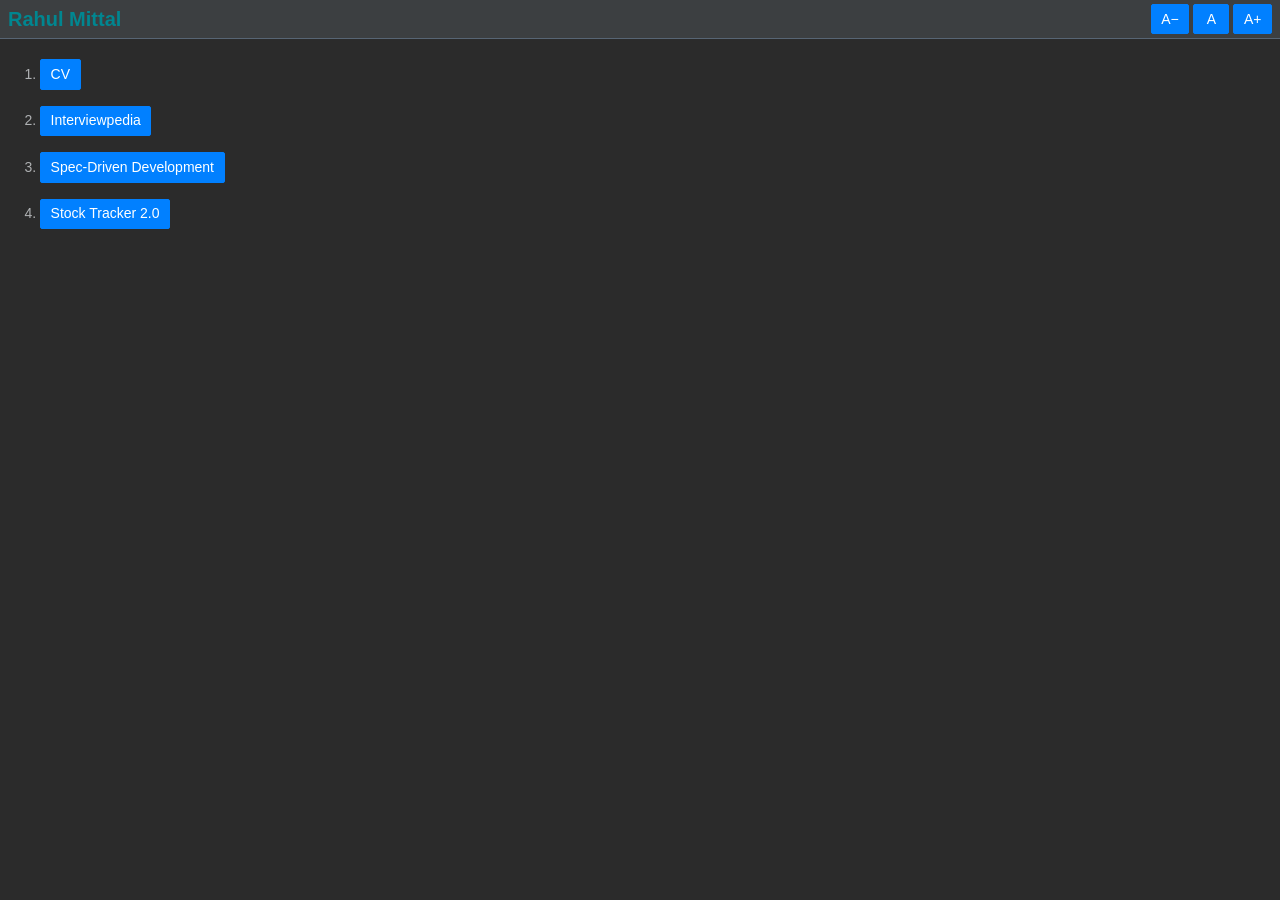
<file: index.html>
<!doctype html>
<html lang="en">
<head>
<meta charset="utf-8">
<meta name="viewport" content="width=device-width, initial-scale=1">
<meta name="color-scheme" content="dark">
<title>Rahul Mittal</title>
<meta name="description" content="The personal website of Rahul Mittal: CV, Interviewpedia and Spec-Driven Development.">
<link rel="canonical" href="https://rahulmittal.org/">
<meta property="og:title" content="Rahul Mittal">
<meta property="og:description" content="CV, Interviewpedia and Spec-Driven Development.">
<meta property="og:type" content="website">
<meta property="og:url" content="https://rahulmittal.org/">
<link rel="icon" href="data:,">
<link rel="stylesheet" href="site.css">
<style>
  body { margin: 0; min-height: 100vh; display: flex; flex-direction: column; }
  main { flex: 1; display: flex; flex-direction: column; }
  h1 { margin: 0; line-height: 1.5; }
  .links { flex: 1; margin: 0; padding: 1.25rem 1.25rem 1.25rem 2.5rem; background: var(--panel); border-top: 1px solid var(--border); }
  .links li { margin-bottom: 1rem; }
</style>
<script>
  // F6.4: apply the saved size before the page is drawn.
  var SIZES = [62.5, 75, 87.5, 100, 112.5, 125, 150], size = 100;
  try { var s = parseFloat(localStorage.getItem("fontSize")); if (SIZES.indexOf(s) >= 0) size = s; } catch (e) {}
  document.documentElement.style.fontSize = size + "%";
</script>
</head>
<body>
<header class="site site-head">
  <h1 class="brand">Rahul Mittal</h1>
  <div class="sizes" id="sizes" role="group" aria-label="Font size" hidden>
    <button type="button" id="smaller" aria-label="Decrease font size">A−</button><button type="button" id="reset" aria-label="Reset font size">A</button><button type="button" id="larger" aria-label="Increase font size">A+</button>
  </div>
  <span id="status" class="sr-only" role="status"></span>
</header>
<main class="site">
  <ol class="links">
    <li><a class="btn" target="_blank" rel="noopener" href="cv/">CV<span class="sr-only"> (opens in a new tab)</span></a></li>
    <li><a class="btn" target="_blank" rel="noopener" href="https://interviewpedia.rahulmittal.org/">Interviewpedia<span class="sr-only"> (opens in a new tab)</span></a></li>
    <li><a class="btn" target="_blank" rel="noopener" href="https://github.com/rahulmitt/spec-driven-development">Spec-Driven Development<span class="sr-only"> (opens in a new tab)</span></a></li>
    <li><a class="btn" target="_blank" rel="noopener" href="https://script.google.com/macros/s/AKfycbxFGO-WZJOK-wyn9Bsg3dgyUS3arzfLvS9Wq0i8eM3gGzwErbwAVmJLS5DLCvvAGLfT/exec">Stock Tracker 2.0<span class="sr-only"> (opens in a new tab)</span></a></li>
  </ol>
</main>
<script>
  function el(id) { return document.getElementById(id); }
  function buttons() {
    el("smaller").disabled = size === SIZES[0];
    el("larger").disabled = size === SIZES[SIZES.length - 1];
  }
  function setSize(v) {
    size = v;
    document.documentElement.style.fontSize = size + "%";
    try { localStorage.setItem("fontSize", size); } catch (e) {}
    buttons();
    el("status").textContent = "Font size " + size + "%";
  }
  function step(d) {
    var v = SIZES[SIZES.indexOf(size) + d];
    if (v) setSize(v);
  }
  el("smaller").onclick = function () { step(-1); };
  el("larger").onclick = function () { step(1); };
  el("reset").onclick = function () { setSize(100); };
  buttons();
  el("sizes").hidden = false;
</script>
</body>
</html>
</file>
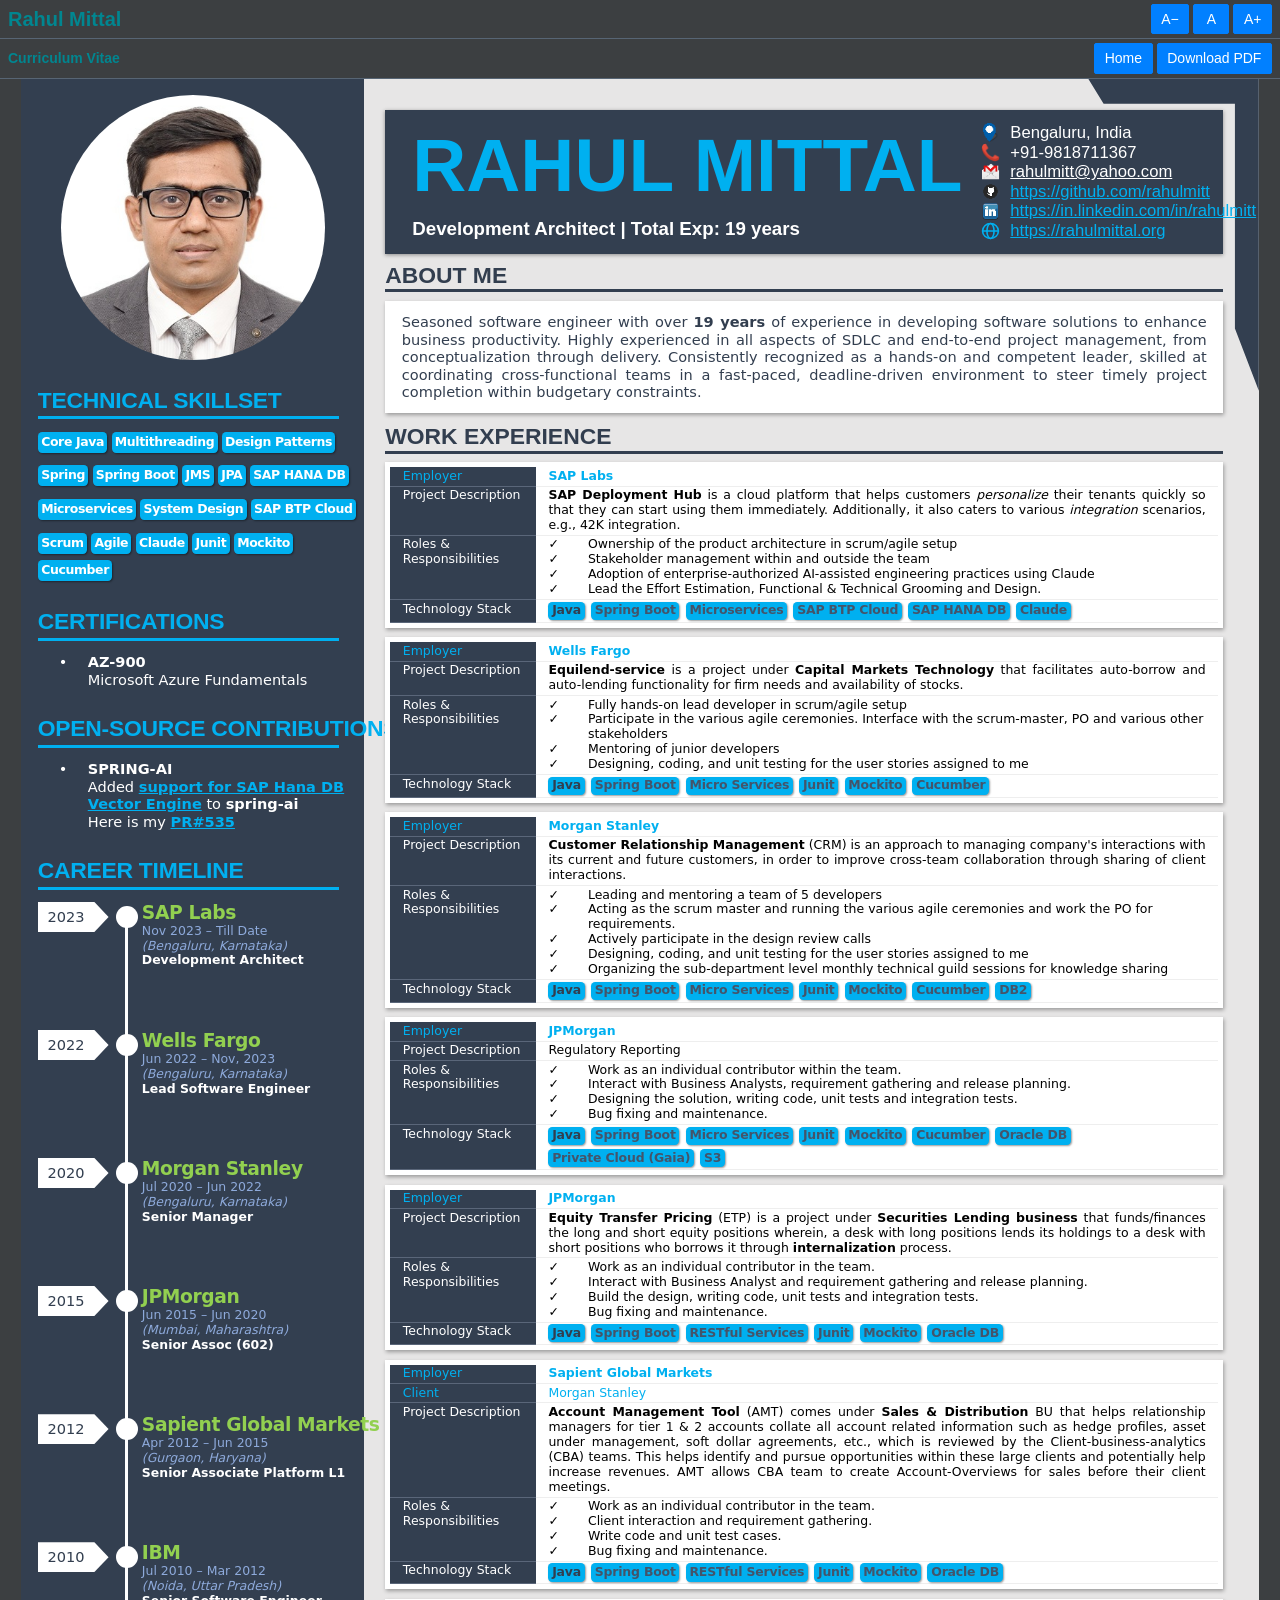
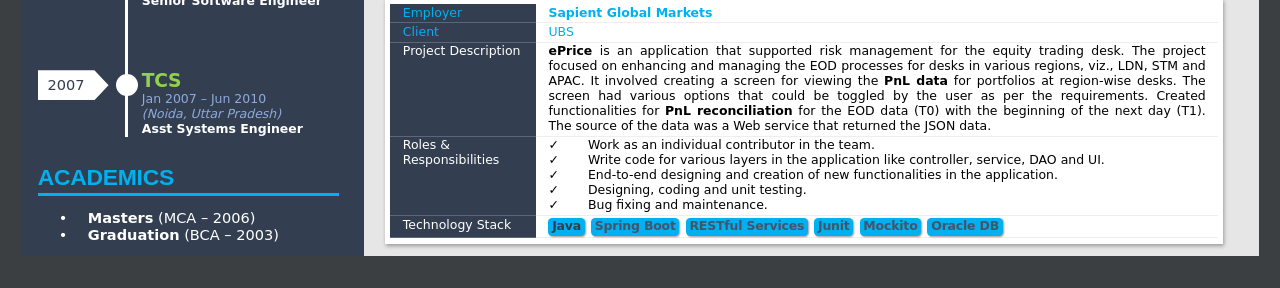
<file: cv/index.html>
<!doctype html>
<html lang="en">
<head>
<meta charset="utf-8">
<meta name="viewport" content="width=device-width, initial-scale=1">
<title>CV – Rahul Mittal</title>
<meta name="description" content="CV of Rahul Mittal, Development Architect with 19 years of experience.">
<meta name="career-start" content="2007-01"> <!-- build-pdf.ps1 computes the years of experience from this -->
<link rel="canonical" href="https://rahulmittal.org/cv/">
<meta property="og:title" content="CV – Rahul Mittal">
<meta property="og:description" content="Development Architect with 19 years of experience.">
<meta property="og:type" content="profile">
<meta property="og:url" content="https://rahulmittal.org/cv/">
<link rel="icon" href="data:,">
<link rel="stylesheet" href="../site.css">
<style>
  /* 1u = 1pt of the original A4 design. Screen enlarges it; print uses it as is. */
  :root { --u: .13rem; --navy:#333f50; --ink:#323e4f; --blue:#00b0f0; --green:#92d050; --peri:#8eaadb; --grey:#e7e6e6; color-scheme: light; }
  * { box-sizing:border-box; }
  body { margin:0; color:#000; font:calc(6*var(--u))/1.2 Tahoma,Verdana,"DejaVu Sans",sans-serif; container-type:inline-size; overflow-wrap:break-word; }
  ul,ol,dl,dd,p,h1,h2 { margin:0; padding:0; } ul,ol { list-style:none; } a { color:inherit; }
  .sheet a:focus-visible { outline:3px solid #b35c00; outline-offset:2px; }
  .sheet { position:relative; display:grid; grid-template-columns:minmax(0,165fr) minmax(0,430fr); grid-template-rows:auto 1fr; max-width:calc(595*var(--u)); margin:0 auto 2rem; background:var(--grey); -webkit-print-color-adjust:exact; print-color-adjust:exact; }
  h2 { font:bold calc(11*var(--u))/1.2 Calibri,Carlito,sans-serif; text-transform:uppercase; }
  aside { grid-row:1/3; grid-column:1; background:var(--navy); color:#fff; padding:calc(8*var(--u)) calc(8*var(--u)) calc(6*var(--u)); display:flex; flex-direction:column; gap:calc(13*var(--u)); font-size:calc(7*var(--u)); }
  .photo { width:calc(127*var(--u)); height:calc(127*var(--u)); border-radius:50%; display:block; object-fit:cover; } .pic { align-self:center; }
  aside h2 { white-space:nowrap; color:var(--blue); border-bottom:calc(1.8*var(--u)) solid var(--blue); padding-bottom:calc(1*var(--u)); margin-bottom:calc(6*var(--u)); width:calc(145*var(--u)); max-width:100%; letter-spacing:-.012em; }
  aside .chips { gap:calc(3*var(--u)) calc(2*var(--u)); margin-right:calc(-6*var(--u)); } aside .chips li { color:#fff; padding:calc(1.5*var(--u)) calc(1.6*var(--u)); letter-spacing:-.03em; } aside .chips .brk { flex-basis:100%; height:0; padding:0; box-shadow:none; background:none; margin-top:calc(-3*var(--u)); }
  .dots { padding-left:calc(24*var(--u)); } .dots>li { position:relative; } .dots>li::before { content:"•"; position:absolute; left:calc(-14*var(--u)); }
  .dots a { color:var(--blue); font-weight:bold; }
  .time { flex:1; display:flex; flex-direction:column; } .tl { flex:1; display:flex; flex-direction:column; justify-content:space-between; gap:calc(10*var(--u)); position:relative; }
  .tl::before { content:""; position:absolute; left:calc(42*var(--u)); top:calc(5*var(--u)); bottom:0; width:calc(1.5*var(--u)); background:#fff; }
  .tl li { display:grid; grid-template-columns:calc(34*var(--u)) 1fr; gap:calc(16*var(--u)); position:relative; align-items:start; }
  .tl li::before { content:""; position:absolute; left:calc(37.5*var(--u)); top:calc(2*var(--u)); width:calc(10.5*var(--u)); height:calc(10.5*var(--u)); border-radius:50%; background:#fff; }
  .yr { background:#fff; color:var(--ink); padding:calc(3*var(--u)) calc(7*var(--u)) calc(3*var(--u)) 0; text-align:center; clip-path:polygon(0 0,80% 0,100% 50%,80% 100%,0 100%); }
  .tl div>* { display:block; font-size:calc(6*var(--u)); } .tl div>b { color:var(--green); font-size:calc(9*var(--u)); line-height:1.15; white-space:nowrap; letter-spacing:-.02em; } .tl span:not(.yr),.tl i { color:var(--peri); }
  header { grid-column:2; margin:calc(15*var(--u)) calc(17*var(--u)) 0 calc(10*var(--u)); background:var(--navy); color:#fff; padding:calc(6*var(--u)) calc(6*var(--u)) calc(6*var(--u)) calc(13*var(--u)); min-height:calc(66*var(--u)); display:flex; justify-content:space-between; gap:calc(8*var(--u)); position:relative; box-shadow:0 1px 4px #0006; }
  .sheet::after { content:""; position:absolute; right:0; top:0; width:calc(82*var(--u)); height:calc(150*var(--u)); background:var(--navy); clip-path:polygon(0 0,100% 0,100% 100%,86% 80%,86% 8%,9% 8%); }
  header,main { z-index:1; }
  h1 { font:bold calc(36*var(--u))/1.15 Calibri,Carlito,sans-serif; color:var(--blue); white-space:nowrap; }
  header p { font:bold calc(9*var(--u))/1.3 Calibri,Carlito,sans-serif; margin-top:calc(4*var(--u)); }
  .contact { font:calc(8*var(--u))/1.18 Calibri,Carlito,sans-serif; align-self:center; } .contact li { display:flex; gap:calc(4*var(--u)); align-items:center; } .contact img { width:calc(11*var(--u)); height:calc(9*var(--u)); object-fit:contain; flex:none; } .contact a { color:var(--blue); } .contact .w { color:#fff; text-decoration:none; } .contact .u { text-decoration:underline; }
  main { grid-column:2; padding:calc(4*var(--u)) calc(17*var(--u)) calc(6*var(--u)) calc(10*var(--u)); }
  main h2 { color:var(--ink); border-bottom:calc(1.8*var(--u)) solid var(--navy); margin-bottom:calc(4*var(--u)); }
  .about { background:#fff; padding:calc(6*var(--u)) calc(8*var(--u)); font-size:calc(7*var(--u)); text-align:justify; color:var(--ink); margin-bottom:calc(5*var(--u)); box-shadow:1px 2px 4px #0005; }
  .job { background:#fff; padding:calc(2.5*var(--u)); margin-bottom:calc(4.5*var(--u)); box-shadow:1px 2px 4px #0005; } .job:last-child { margin-bottom:0; }
  .row { display:grid; grid-template-columns:calc(70*var(--u)) 1fr; } .row dt { background:var(--navy); color:#fff; padding:calc(.8*var(--u)) calc(6*var(--u)); border-bottom:1px solid #5a6679; } .row dd { padding:calc(.8*var(--u)) calc(6*var(--u)); border-bottom:1px solid #eee; text-align:justify; min-width:0; }
  .hl dt,.hl dd { color:var(--blue); }
  .ticks li { padding-left:calc(19*var(--u)); position:relative; text-align:left; } .ticks li::before { content:"✓"; position:absolute; left:0; }
  .chips { display:flex; flex-wrap:wrap; gap:calc(2*var(--u)) calc(3*var(--u)); } .chips li { background:var(--blue); color:#44546a; font-weight:bold; font-size:calc(6*var(--u)); border-radius:calc(2*var(--u)); padding:calc(.8*var(--u)) calc(1.8*var(--u)); box-shadow:1px 1px 2px #0006; letter-spacing:-.015em; } .job .chips li:first-child { color:var(--ink); }
  @media screen {
    @container (max-width: 77rem) {
      /* Stacked order: header, photo, about, skills, certifications, open source, timeline, work, academics. */
      .sheet { display:flex; flex-direction:column; } aside, main { display:contents; }
      .pic, aside section { order:1; background:var(--navy); color:#fff; padding:1rem; font-size:calc(7*var(--u)); align-self:stretch; } .pic .photo { margin:0 auto; }
      .about-h, .about { order:2; } aside section { order:3; } .work-h, .job { order:4; } aside section:last-of-type { order:5; }
      .tl { gap:1.25rem; } main h2, .about, .job { margin-left:1rem; margin-right:1rem; } main h2 { margin-top:1rem; } .about { margin-bottom:1rem; } .job:last-child { margin-bottom:1rem; }
      .sheet { --u:.146rem; max-width:60rem; font-size:calc(6*var(--u)); } .contact, .contact li, .contact a, header>div { min-width:0; overflow-wrap:anywhere; }
      .photo { max-width:100%; height:auto; aspect-ratio:1; } aside .chips { margin-right:0; } aside .brk { display:none; } aside h2 { white-space:normal; } .dots { padding-left:1.25rem; } .dots>li::before { left:-1.1rem; } .chips li { max-width:100%; } .sheet::after { display:none; } header { margin:0; flex-wrap:wrap; box-shadow:none; } h1 { font-size:min(4.5rem,11cqw); white-space:normal; }
    }
    @container (max-width: 34rem) { .tl li { grid-template-columns:calc(34*var(--u)) minmax(0,1fr); } .row { grid-template-columns:1fr; } .row dd { text-align:left; padding-bottom:.6rem; } .about { text-align:left; } .tl div>b { white-space:normal; } }
  }
  @page { size:A4; margin:0; }
  @media print { :root { --u:1pt; font-size:100% !important; } body { background:none; container-type:normal; } main { display:flex; flex-direction:column; justify-content:space-between; } .sheet { width:210mm; height:296.5mm; max-width:none; margin:0; overflow:hidden; } }
</style>
<script>
  // F6.4: apply the saved size before the page is drawn.
  var SIZES = [62.5, 75, 87.5, 100, 112.5, 125, 150], size = 100;
  try { var s = parseFloat(localStorage.getItem("fontSize")); if (SIZES.indexOf(s) >= 0) size = s; } catch (e) {}
  document.documentElement.style.fontSize = size + "%";
</script>
</head>
<body>
<nav class="site" aria-label="Main">
  <div class="site-head">
    <a class="brand" href="../">Rahul Mittal</a>
    <div class="sizes" id="sizes" role="group" aria-label="Font size" hidden>
      <button type="button" id="smaller" aria-label="Decrease font size">A−</button><button type="button" id="reset" aria-label="Reset font size">A</button><button type="button" id="larger" aria-label="Increase font size">A+</button>
    </div>
    <span id="status" class="sr-only" role="status"></span>
  </div>
  <div class="panel-head"><span>Curriculum Vitae</span><div class="actions"><a class="btn" href="../">Home</a><a class="btn" href="CV_Rahul_Mittal_19yrs_java.pdf" download>Download PDF</a></div></div>
</nav>
<div class="sheet">
<header>
  <div><h1>RAHUL MITTAL</h1><p>Development Architect | Total Exp: 19 years</p></div>
  <ul class="contact">
    <li><img alt="" src="[data-uri]">Bengaluru, India</li>
    <li><img alt="" src="[data-uri]"><a class="w" href="tel:+919818711367">+91-9818711367</a></li>
    <li><img alt="" src="[data-uri]"><a class="w u" href="mailto:rahulmitt@yahoo.com">rahulmitt@yahoo.com</a></li>
    <li><img alt="" src="[data-uri]"><a target="_blank" rel="noopener" href="https://github.com/rahulmitt">https://github.com/rahulmitt</a></li>
    <li><img alt="" src="[data-uri]"><a target="_blank" rel="noopener" href="https://in.linkedin.com/in/rahulmitt">https://in.linkedin.com/in/rahulmitt</a></li>
    <li><img alt="" src="data:image/svg+xml,%3Csvg xmlns='http://www.w3.org/2000/svg' viewBox='0 0 24 24' fill='none' stroke='%2300b0f0' stroke-width='2'%3E%3Ccircle cx='12' cy='12' r='10'/%3E%3Cellipse cx='12' cy='12' rx='4.5' ry='10'/%3E%3Cpath d='M2 12h20'/%3E%3C/svg%3E"><a target="_blank" rel="noopener" href="https://rahulmittal.org/">https://rahulmittal.org</a></li>
  </ul>
</header>
<main>
  <h2 class="about-h">About me</h2>
  <p class="about">Seasoned software engineer with over <b>19 years</b> of experience in developing software solutions to enhance business productivity. Highly experienced in all aspects of SDLC and end-to-end project management, from conceptualization through delivery. Consistently recognized as a hands-on and competent leader, skilled at coordinating cross-functional teams in a fast-paced, deadline-driven environment to steer timely project completion within budgetary constraints.</p>
  <h2 class="work-h">Work experience</h2>
  <dl class="job">
    <div class="row hl"><dt>Employer</dt><dd><b>SAP Labs</b></dd></div>
    <div class="row"><dt>Project Description</dt><dd><b>SAP Deployment Hub</b> is a cloud platform that helps customers <i>personalize</i> their tenants quickly so that they can start using them immediately. Additionally, it also caters to various <i>integration</i> scenarios, e.g., 42K integration.</dd></div>
    <div class="row"><dt>Roles &amp; Responsibilities</dt><dd><ul class="ticks"><li>Ownership of the product architecture in scrum/agile setup</li><li>Stakeholder management within and outside the team</li><li>Adoption of enterprise-authorized AI-assisted engineering practices using Claude</li><li>Lead the Effort Estimation, Functional &amp; Technical Grooming and Design.</li></ul></dd></div>
    <div class="row"><dt>Technology Stack</dt><dd><ul class="chips"><li>Java</li><li>Spring Boot</li><li>Microservices</li><li>SAP BTP Cloud</li><li>SAP HANA DB</li><li>Claude</li></ul></dd></div>
  </dl>
  <dl class="job">
    <div class="row hl"><dt>Employer</dt><dd><b>Wells Fargo</b></dd></div>
    <div class="row"><dt>Project Description</dt><dd><b>Equilend-service</b> is a project under <b>Capital Markets Technology</b> that facilitates auto-borrow and auto-lending functionality for firm needs and availability of stocks.</dd></div>
    <div class="row"><dt>Roles &amp; Responsibilities</dt><dd><ul class="ticks"><li>Fully hands-on lead developer in scrum/agile setup</li><li>Participate in the various agile ceremonies. Interface with the scrum-master, PO and various other stakeholders</li><li>Mentoring of junior developers</li><li>Designing, coding, and unit testing for the user stories assigned to me</li></ul></dd></div>
    <div class="row"><dt>Technology Stack</dt><dd><ul class="chips"><li>Java</li><li>Spring Boot</li><li>Micro Services</li><li>Junit</li><li>Mockito</li><li>Cucumber</li></ul></dd></div>
  </dl>
  <dl class="job">
    <div class="row hl"><dt>Employer</dt><dd><b>Morgan Stanley</b></dd></div>
    <div class="row"><dt>Project Description</dt><dd><b>Customer Relationship Management</b> (CRM) is an approach to managing company's interactions with its current and future customers, in order to improve cross-team collaboration through sharing of client interactions.</dd></div>
    <div class="row"><dt>Roles &amp; Responsibilities</dt><dd><ul class="ticks"><li>Leading and mentoring a team of 5 developers</li><li>Acting as the scrum master and running the various agile ceremonies and work the PO for requirements.</li><li>Actively participate in the design review calls</li><li>Designing, coding, and unit testing for the user stories assigned to me</li><li>Organizing the sub-department level monthly technical guild sessions for knowledge sharing</li></ul></dd></div>
    <div class="row"><dt>Technology Stack</dt><dd><ul class="chips"><li>Java</li><li>Spring Boot</li><li>Micro Services</li><li>Junit</li><li>Mockito</li><li>Cucumber</li><li>DB2</li></ul></dd></div>
  </dl>
  <dl class="job">
    <div class="row hl"><dt>Employer</dt><dd><b>JPMorgan</b></dd></div>
    <div class="row"><dt>Project Description</dt><dd>Regulatory Reporting</dd></div>
    <div class="row"><dt>Roles &amp; Responsibilities</dt><dd><ul class="ticks"><li>Work as an individual contributor within the team.</li><li>Interact with Business Analysts, requirement gathering and release planning.</li><li>Designing the solution, writing code, unit tests and integration tests.</li><li>Bug fixing and maintenance.</li></ul></dd></div>
    <div class="row"><dt>Technology Stack</dt><dd><ul class="chips"><li>Java</li><li>Spring Boot</li><li>Micro Services</li><li>Junit</li><li>Mockito</li><li>Cucumber</li><li>Oracle DB</li><li>Private Cloud (Gaia)</li><li>S3</li></ul></dd></div>
  </dl>
  <dl class="job">
    <div class="row hl"><dt>Employer</dt><dd><b>JPMorgan</b></dd></div>
    <div class="row"><dt>Project Description</dt><dd><b>Equity Transfer Pricing</b> (ETP) is a project under <b>Securities Lending business</b> that funds/finances the long and short equity positions wherein, a desk with long positions lends its holdings to a desk with short positions who borrows it through <b>internalization</b> process.</dd></div>
    <div class="row"><dt>Roles &amp; Responsibilities</dt><dd><ul class="ticks"><li>Work as an individual contributor in the team.</li><li>Interact with Business Analyst and requirement gathering and release planning.</li><li>Build the design, writing code, unit tests and integration tests.</li><li>Bug fixing and maintenance.</li></ul></dd></div>
    <div class="row"><dt>Technology Stack</dt><dd><ul class="chips"><li>Java</li><li>Spring Boot</li><li>RESTful Services</li><li>Junit</li><li>Mockito</li><li>Oracle DB</li></ul></dd></div>
  </dl>
  <dl class="job">
    <div class="row hl"><dt>Employer</dt><dd><b>Sapient Global Markets</b></dd></div>
    <div class="row hl"><dt>Client</dt><dd>Morgan Stanley</dd></div>
    <div class="row"><dt>Project Description</dt><dd><b>Account Management Tool</b> (AMT) comes under <b>Sales &amp; Distribution</b> BU that helps relationship managers for tier 1 &amp; 2 accounts collate all account related information such as hedge profiles, asset under management, soft dollar agreements, etc., which is reviewed by the Client-business-analytics (CBA) teams. This helps identify and pursue opportunities within these large clients and potentially help increase revenues. AMT allows CBA team to create Account-Overviews for sales before their client meetings.</dd></div>
    <div class="row"><dt>Roles &amp; Responsibilities</dt><dd><ul class="ticks"><li>Work as an individual contributor in the team.</li><li>Client interaction and requirement gathering.</li><li>Write code and unit test cases.</li><li>Bug fixing and maintenance.</li></ul></dd></div>
    <div class="row"><dt>Technology Stack</dt><dd><ul class="chips"><li>Java</li><li>Spring Boot</li><li>RESTful Services</li><li>Junit</li><li>Mockito</li><li>Oracle DB</li></ul></dd></div>
  </dl>
  <dl class="job">
    <div class="row hl"><dt>Employer</dt><dd><b>Sapient Global Markets</b></dd></div>
    <div class="row hl"><dt>Client</dt><dd>UBS</dd></div>
    <div class="row"><dt>Project Description</dt><dd><b>ePrice</b> is an application that supported risk management for the equity trading desk. The project focused on enhancing and managing the EOD processes for desks in various regions, viz., LDN, STM and APAC. It involved creating a screen for viewing the <b>PnL data</b> for portfolios at region-wise desks. The screen had various options that could be toggled by the user as per the requirements. Created functionalities for <b>PnL reconciliation</b> for the EOD data (T0) with the beginning of the next day (T1). The source of the data was a Web service that returned the JSON data.</dd></div>
    <div class="row"><dt>Roles &amp; Responsibilities</dt><dd><ul class="ticks"><li>Work as an individual contributor in the team.</li><li>Write code for various layers in the application like controller, service, DAO and UI.</li><li>End-to-end designing and creation of new functionalities in the application.</li><li>Designing, coding and unit testing.</li><li>Bug fixing and maintenance.</li></ul></dd></div>
    <div class="row"><dt>Technology Stack</dt><dd><ul class="chips"><li>Java</li><li>Spring Boot</li><li>RESTful Services</li><li>Junit</li><li>Mockito</li><li>Oracle DB</li></ul></dd></div>
  </dl>
</main>
<aside aria-label="Profile">
  <div class="pic"><img class="photo" src="photo.jpg" alt="Rahul Mittal" width="387" height="387"></div>
  <section><h2>Technical skillset</h2><ul class="chips"><li>Core Java</li><li>Multithreading</li><li>Design Patterns</li><li class="brk" aria-hidden="true"></li><li>Spring</li><li>Spring Boot</li><li>JMS</li><li>JPA</li><li>SAP HANA DB</li><li class="brk" aria-hidden="true"></li><li>Microservices</li><li>System Design</li><li>SAP BTP Cloud</li><li class="brk" aria-hidden="true"></li><li>Scrum</li><li>Agile</li><li>Claude</li><li>Junit</li><li>Mockito</li><li>Cucumber</li></ul></section>
  <section><h2>Certifications</h2><ul class="dots"><li><b>AZ-900</b><br>Microsoft Azure Fundamentals</li></ul></section>
  <section><h2>Open-source contributions</h2><ul class="dots"><li><b>SPRING-AI</b><br>Added <a target="_blank" rel="noopener" href="https://docs.spring.io/spring-ai/reference/1.0/api/vectordbs/hana.html">support for SAP Hana DB Vector Engine</a> to <b>spring-ai</b><br>Here is my <a target="_blank" rel="noopener" href="https://github.com/spring-projects/spring-ai/pull/535">PR#535</a></li></ul></section>
  <section class="time"><h2>Career timeline</h2><ol class="tl">
    <li><span class="yr">2023</span><div><b>SAP Labs</b><span>Nov 2023 – Till Date</span><i>(Bengaluru, Karnataka)</i><strong>Development Architect</strong></div></li>
    <li><span class="yr">2022</span><div><b>Wells Fargo</b><span>Jun 2022 – Nov, 2023</span><i>(Bengaluru, Karnataka)</i><strong>Lead Software Engineer</strong></div></li>
    <li><span class="yr">2020</span><div><b>Morgan Stanley</b><span>Jul 2020 – Jun 2022</span><i>(Bengaluru, Karnataka)</i><strong>Senior Manager</strong></div></li>
    <li><span class="yr">2015</span><div><b>JPMorgan</b><span>Jun 2015 – Jun 2020</span><i>(Mumbai, Maharashtra)</i><strong>Senior Assoc (602)</strong></div></li>
    <li><span class="yr">2012</span><div><b>Sapient Global Markets</b><span>Apr 2012 – Jun 2015</span><i>(Gurgaon, Haryana)</i><strong>Senior Associate Platform L1</strong></div></li>
    <li><span class="yr">2010</span><div><b>IBM</b><span>Jul 2010 – Mar 2012</span><i>(Noida, Uttar Pradesh)</i><strong>Senior Software Engineer</strong></div></li>
    <li><span class="yr">2007</span><div><b>TCS</b><span>Jan 2007 – Jun 2010</span><i>(Noida, Uttar Pradesh)</i><strong>Asst Systems Engineer</strong></div></li>
  </ol></section>
  <section><h2>Academics</h2><ul class="dots"><li><b>Masters</b> (MCA – 2006)</li><li><b>Graduation</b> (BCA – 2003)</li></ul></section>
</aside>
</div>
<script>
  function el(id) { return document.getElementById(id); }
  function buttons() { el("smaller").disabled = size === SIZES[0]; el("larger").disabled = size === SIZES[SIZES.length - 1]; }
  function setSize(v) {
    size = v; document.documentElement.style.fontSize = size + "%";
    try { localStorage.setItem("fontSize", size); } catch (e) {}
    buttons(); el("status").textContent = "Font size " + size + "%";
  }
  function step(d) { var v = SIZES[SIZES.indexOf(size) + d]; if (v) setSize(v); }
  el("smaller").onclick = function () { step(-1); };
  el("larger").onclick = function () { step(1); };
  el("reset").onclick = function () { setSize(100); };
  buttons(); el("sizes").hidden = false;
</script>
</body>
</html>
</file>
<file: site.css>
/* Interviewpedia look, shared by all pages. Only classes are styled, so the CV sheet isn't affected. */
:root { --container: #3C3F41; --panel: #2B2B2B; --border: #576574; --highlighted: #0180FF; --text: #AFB1B3; --teal: #018690; --bold: #fff; }
[hidden] { display: none !important; }
@media screen {
  html { scrollbar-color: #718093 #576574; }
  body { background: var(--container); }
}
.site, .site * { box-sizing: border-box; }
.site { font: .875rem/1.5 Tahoma, Helvetica, sans-serif; color: var(--text); }
.site a { color: #8395a7; }
.site-head { display: flex; flex-wrap: wrap; gap: .25rem 1rem; align-items: center; justify-content: space-between; padding: .25rem .5rem; }
.site .brand { font-size: 1.25rem; font-weight: bold; color: var(--teal); text-decoration: none; }
.sizes, .actions { display: flex; gap: .25rem; }
.site button, .site .btn { display: inline-flex; align-items: center; justify-content: center; min-width: max(2.25rem, 28px); min-height: max(1.9rem, 28px); padding: 0 .6rem; font: inherit; color: #fff; background: var(--highlighted); border: 1px solid var(--highlighted); border-radius: 2px; text-decoration: none; cursor: pointer; }
.site button:hover:enabled, .site .btn:hover { background: var(--container); color: #fff; border-color: #ccc; }
.site button:disabled { opacity: .45; cursor: default; }
.site a:focus-visible, .site button:focus-visible { outline: 2px solid #fff; outline-offset: 2px; }
.panel-head { display: flex; flex-wrap: wrap; gap: .25rem 1rem; align-items: center; justify-content: space-between; min-height: 2.4rem; padding: .25rem .5rem; border: solid var(--border); border-width: 1px 0; color: var(--teal); font-size: .875rem; font-weight: bold; }
.panel-head .btn { font-weight: normal; }
.foot { padding: .4rem; text-align: center; font-size: .75rem; }
.sr-only { position: absolute; width: 1px; height: 1px; overflow: hidden; clip-path: inset(50%); white-space: nowrap; }
@media print { .site { display: none; } }
</file>
